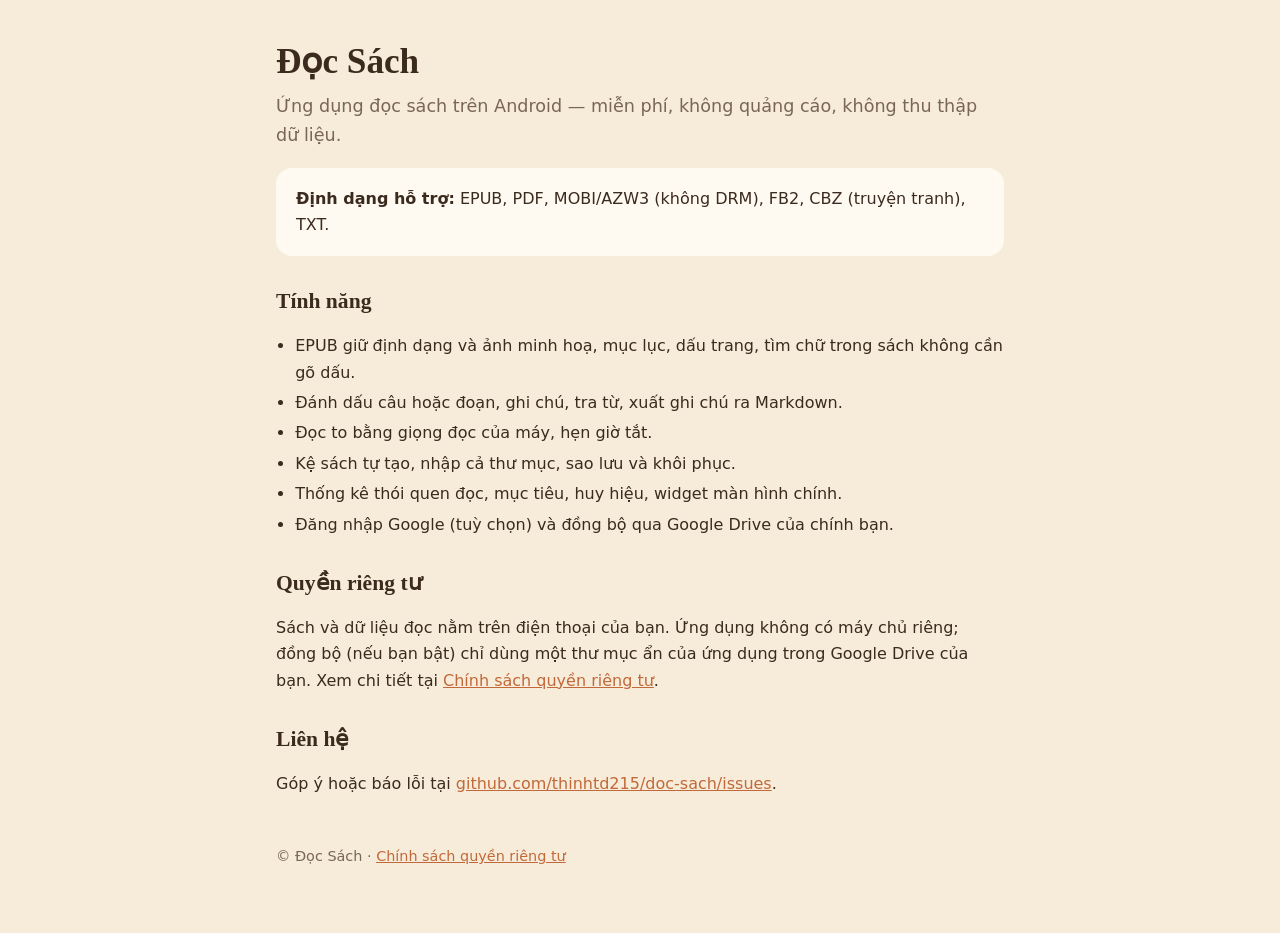
<file: index.html>
<!doctype html>
<html lang="vi">
<head>
  <meta charset="utf-8">
  <meta name="viewport" content="width=device-width, initial-scale=1">
  <title>Đọc Sách — ứng dụng đọc sách Android</title>
  <meta name="description" content="Đọc Sách: ứng dụng đọc EPUB, PDF, MOBI, FB2, CBZ, TXT trên Android, miễn phí, không quảng cáo.">
  <link rel="stylesheet" href="style.css">
</head>
<body>
<main>
  <h1>Đọc Sách</h1>
  <p class="lead">Ứng dụng đọc sách trên Android — miễn phí, không quảng cáo, không thu thập dữ liệu.</p>

  <div class="card">
    <strong>Định dạng hỗ trợ:</strong> EPUB, PDF, MOBI/AZW3 (không DRM), FB2, CBZ (truyện tranh), TXT.
  </div>

  <h2>Tính năng</h2>
  <ul>
    <li>EPUB giữ định dạng và ảnh minh hoạ, mục lục, dấu trang, tìm chữ trong sách không cần gõ dấu.</li>
    <li>Đánh dấu câu hoặc đoạn, ghi chú, tra từ, xuất ghi chú ra Markdown.</li>
    <li>Đọc to bằng giọng đọc của máy, hẹn giờ tắt.</li>
    <li>Kệ sách tự tạo, nhập cả thư mục, sao lưu và khôi phục.</li>
    <li>Thống kê thói quen đọc, mục tiêu, huy hiệu, widget màn hình chính.</li>
    <li>Đăng nhập Google (tuỳ chọn) và đồng bộ qua Google Drive của chính bạn.</li>
  </ul>

  <h2>Quyền riêng tư</h2>
  <p>Sách và dữ liệu đọc nằm trên điện thoại của bạn. Ứng dụng không có máy chủ riêng; đồng bộ (nếu bạn bật) chỉ dùng
     một thư mục ẩn của ứng dụng trong Google Drive của bạn. Xem chi tiết tại
     <a href="privacy.html">Chính sách quyền riêng tư</a>.</p>

  <h2>Liên hệ</h2>
  <p>Góp ý hoặc báo lỗi tại
     <a href="https://github.com/thinhtd215/doc-sach/issues">github.com/thinhtd215/doc-sach/issues</a>.</p>

  <footer>© Đọc Sách · <a href="privacy.html">Chính sách quyền riêng tư</a></footer>
</main>
</body>
</html>
</file>
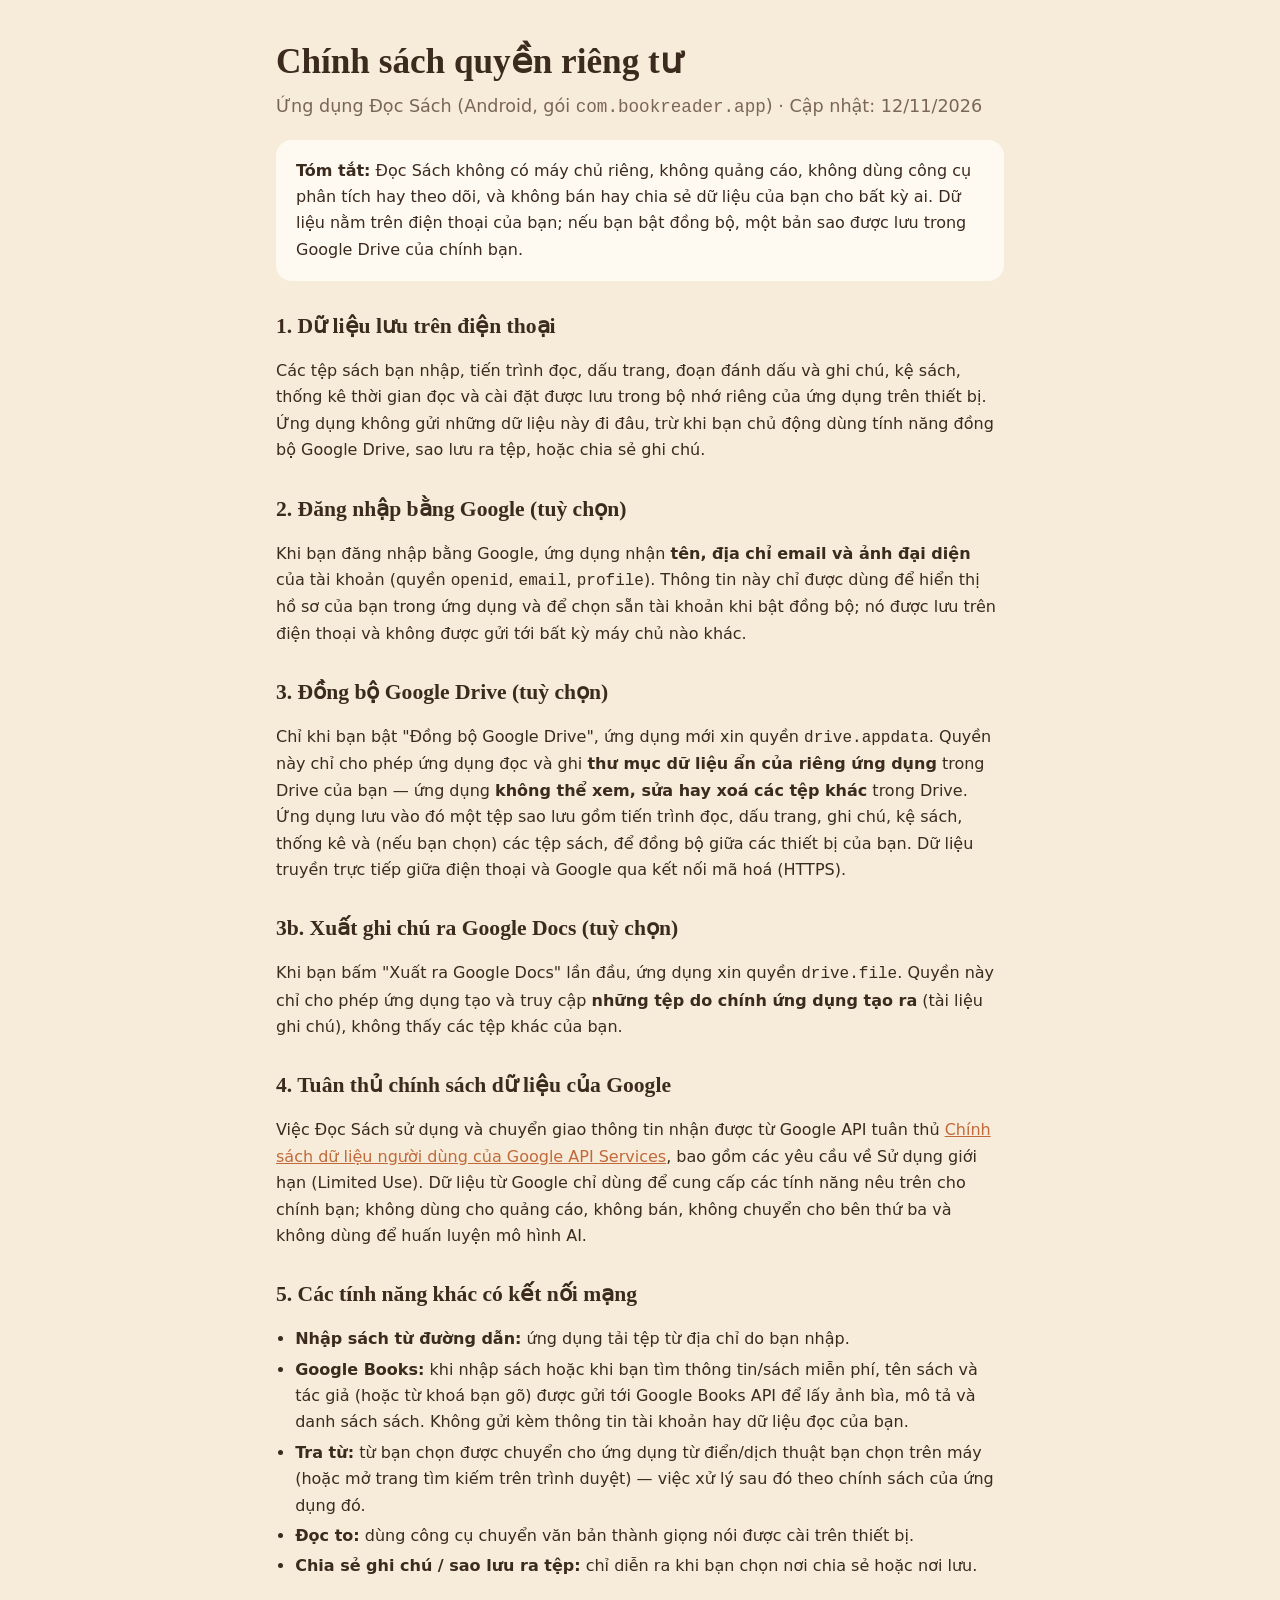
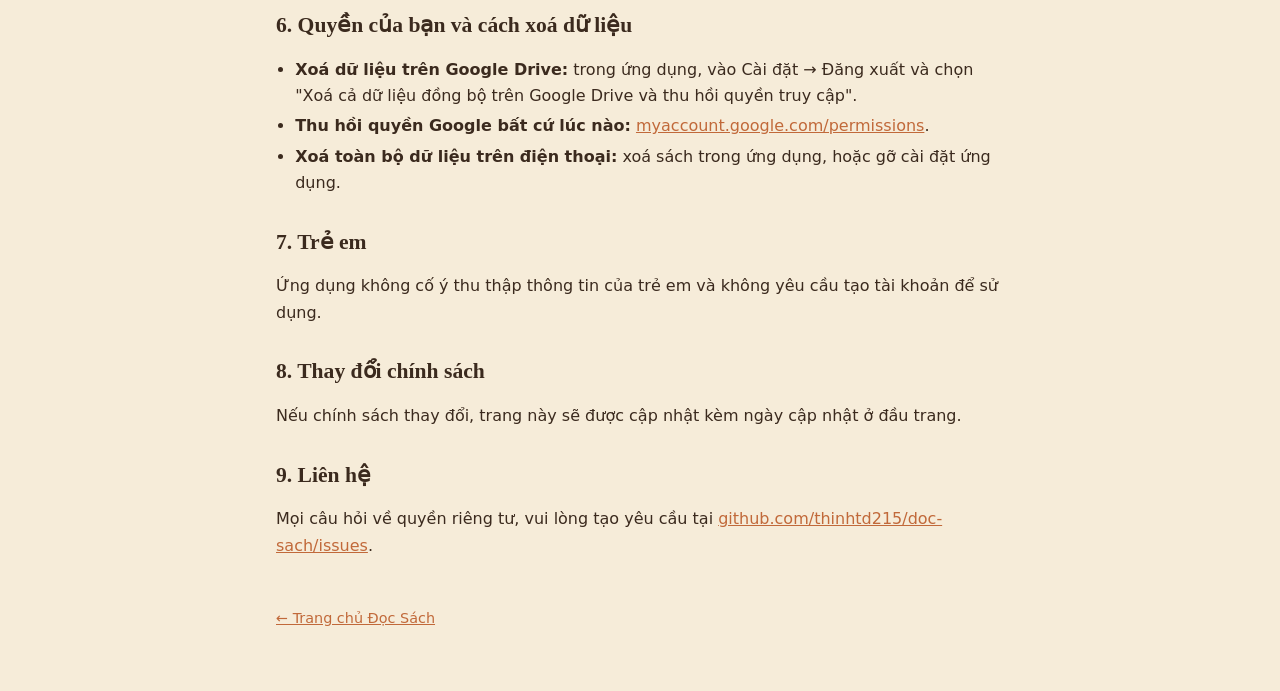
<file: privacy.html>
<!doctype html>
<html lang="vi">
<head>
  <meta charset="utf-8">
  <meta name="viewport" content="width=device-width, initial-scale=1">
  <title>Chính sách quyền riêng tư — Đọc Sách</title>
  <link rel="stylesheet" href="style.css">
</head>
<body>
<main>
  <h1>Chính sách quyền riêng tư</h1>
  <p class="lead">Ứng dụng Đọc Sách (Android, gói <code>com.bookreader.app</code>) · Cập nhật: 12/11/2026</p>

  <div class="card">
    <strong>Tóm tắt:</strong> Đọc Sách không có máy chủ riêng, không quảng cáo, không dùng công cụ phân tích hay theo dõi,
    và không bán hay chia sẻ dữ liệu của bạn cho bất kỳ ai. Dữ liệu nằm trên điện thoại của bạn; nếu bạn bật đồng bộ,
    một bản sao được lưu trong Google Drive của chính bạn.
  </div>

  <h2>1. Dữ liệu lưu trên điện thoại</h2>
  <p>Các tệp sách bạn nhập, tiến trình đọc, dấu trang, đoạn đánh dấu và ghi chú, kệ sách, thống kê thời gian đọc và cài đặt
     được lưu trong bộ nhớ riêng của ứng dụng trên thiết bị. Ứng dụng không gửi những dữ liệu này đi đâu, trừ khi bạn chủ động
     dùng tính năng đồng bộ Google Drive, sao lưu ra tệp, hoặc chia sẻ ghi chú.</p>

  <h2>2. Đăng nhập bằng Google (tuỳ chọn)</h2>
  <p>Khi bạn đăng nhập bằng Google, ứng dụng nhận <strong>tên, địa chỉ email và ảnh đại diện</strong> của tài khoản
     (quyền <code>openid</code>, <code>email</code>, <code>profile</code>). Thông tin này chỉ được dùng để hiển thị hồ sơ
     của bạn trong ứng dụng và để chọn sẵn tài khoản khi bật đồng bộ; nó được lưu trên điện thoại và không được gửi tới
     bất kỳ máy chủ nào khác.</p>

  <h2>3. Đồng bộ Google Drive (tuỳ chọn)</h2>
  <p>Chỉ khi bạn bật "Đồng bộ Google Drive", ứng dụng mới xin quyền <code>drive.appdata</code>. Quyền này chỉ cho phép
     ứng dụng đọc và ghi <strong>thư mục dữ liệu ẩn của riêng ứng dụng</strong> trong Drive của bạn — ứng dụng
     <strong>không thể xem, sửa hay xoá các tệp khác</strong> trong Drive. Ứng dụng lưu vào đó một tệp sao lưu gồm tiến
     trình đọc, dấu trang, ghi chú, kệ sách, thống kê và (nếu bạn chọn) các tệp sách, để đồng bộ giữa các thiết bị của bạn.
     Dữ liệu truyền trực tiếp giữa điện thoại và Google qua kết nối mã hoá (HTTPS).</p>

  <h2>3b. Xuất ghi chú ra Google Docs (tuỳ chọn)</h2>
  <p>Khi bạn bấm "Xuất ra Google Docs" lần đầu, ứng dụng xin quyền <code>drive.file</code>. Quyền này chỉ cho phép ứng dụng
     tạo và truy cập <strong>những tệp do chính ứng dụng tạo ra</strong> (tài liệu ghi chú), không thấy các tệp khác của bạn.</p>

  <h2>4. Tuân thủ chính sách dữ liệu của Google</h2>
  <p>Việc Đọc Sách sử dụng và chuyển giao thông tin nhận được từ Google API tuân thủ
     <a href="https://developers.google.com/terms/api-services-user-data-policy">Chính sách dữ liệu người dùng của Google API Services</a>,
     bao gồm các yêu cầu về Sử dụng giới hạn (Limited Use). Dữ liệu từ Google chỉ dùng để cung cấp các tính năng nêu trên
     cho chính bạn; không dùng cho quảng cáo, không bán, không chuyển cho bên thứ ba và không dùng để huấn luyện mô hình AI.</p>

  <h2>5. Các tính năng khác có kết nối mạng</h2>
  <ul>
    <li><strong>Nhập sách từ đường dẫn:</strong> ứng dụng tải tệp từ địa chỉ do bạn nhập.</li>
    <li><strong>Google Books:</strong> khi nhập sách hoặc khi bạn tìm thông tin/sách miễn phí, tên sách và tác giả
        (hoặc từ khoá bạn gõ) được gửi tới Google Books API để lấy ảnh bìa, mô tả và danh sách sách. Không gửi kèm
        thông tin tài khoản hay dữ liệu đọc của bạn.</li>
    <li><strong>Tra từ:</strong> từ bạn chọn được chuyển cho ứng dụng từ điển/dịch thuật bạn chọn trên máy (hoặc mở trang
        tìm kiếm trên trình duyệt) — việc xử lý sau đó theo chính sách của ứng dụng đó.</li>
    <li><strong>Đọc to:</strong> dùng công cụ chuyển văn bản thành giọng nói được cài trên thiết bị.</li>
    <li><strong>Chia sẻ ghi chú / sao lưu ra tệp:</strong> chỉ diễn ra khi bạn chọn nơi chia sẻ hoặc nơi lưu.</li>
  </ul>

  <h2>6. Quyền của bạn và cách xoá dữ liệu</h2>
  <ul>
    <li><strong>Xoá dữ liệu trên Google Drive:</strong> trong ứng dụng, vào Cài đặt → Đăng xuất và chọn
        "Xoá cả dữ liệu đồng bộ trên Google Drive và thu hồi quyền truy cập".</li>
    <li><strong>Thu hồi quyền Google bất cứ lúc nào:</strong>
        <a href="https://myaccount.google.com/permissions">myaccount.google.com/permissions</a>.</li>
    <li><strong>Xoá toàn bộ dữ liệu trên điện thoại:</strong> xoá sách trong ứng dụng, hoặc gỡ cài đặt ứng dụng.</li>
  </ul>

  <h2>7. Trẻ em</h2>
  <p>Ứng dụng không cố ý thu thập thông tin của trẻ em và không yêu cầu tạo tài khoản để sử dụng.</p>

  <h2>8. Thay đổi chính sách</h2>
  <p>Nếu chính sách thay đổi, trang này sẽ được cập nhật kèm ngày cập nhật ở đầu trang.</p>

  <h2>9. Liên hệ</h2>
  <p>Mọi câu hỏi về quyền riêng tư, vui lòng tạo yêu cầu tại
     <a href="https://github.com/thinhtd215/doc-sach/issues">github.com/thinhtd215/doc-sach/issues</a>.</p>

  <footer><a href="index.html">← Trang chủ Đọc Sách</a></footer>
</main>
</body>
</html>
</file>
<file: style.css>
:root { --bg:#f6ecd9; --card:#fffaf1; --ink:#3b2a1e; --muted:#7a6656; --accent:#c1693a; }
@media (prefers-color-scheme: dark) { :root { --bg:#1f1a15; --card:#2a231c; --ink:#efe4d4; --muted:#b3a290; --accent:#e08a57; } }
* { box-sizing: border-box; }
body { margin:0; background:var(--bg); color:var(--ink); font:16px/1.65 system-ui, -apple-system, "Segoe UI", Roboto, sans-serif; }
main { max-width:760px; margin:0 auto; padding:40px 16px 64px; }
h1, h2 { font-family: Georgia, "Times New Roman", serif; line-height:1.25; }
h1 { font-size:2.2rem; margin:0 0 8px; }
h2 { font-size:1.35rem; margin-top:32px; }
a { color:var(--accent); }
.lead { color:var(--muted); font-size:1.1rem; margin-top:0; }
.card { background:var(--card); border-radius:16px; padding:18px 20px; margin:16px 0; }
ul { padding-left:1.2rem; }
li { margin:4px 0; }
footer { margin-top:48px; color:var(--muted); font-size:.9rem; }
.badge { display:inline-block; background:var(--accent); color:#fff; border-radius:999px; padding:2px 10px; font-size:.85rem; }
</file>
